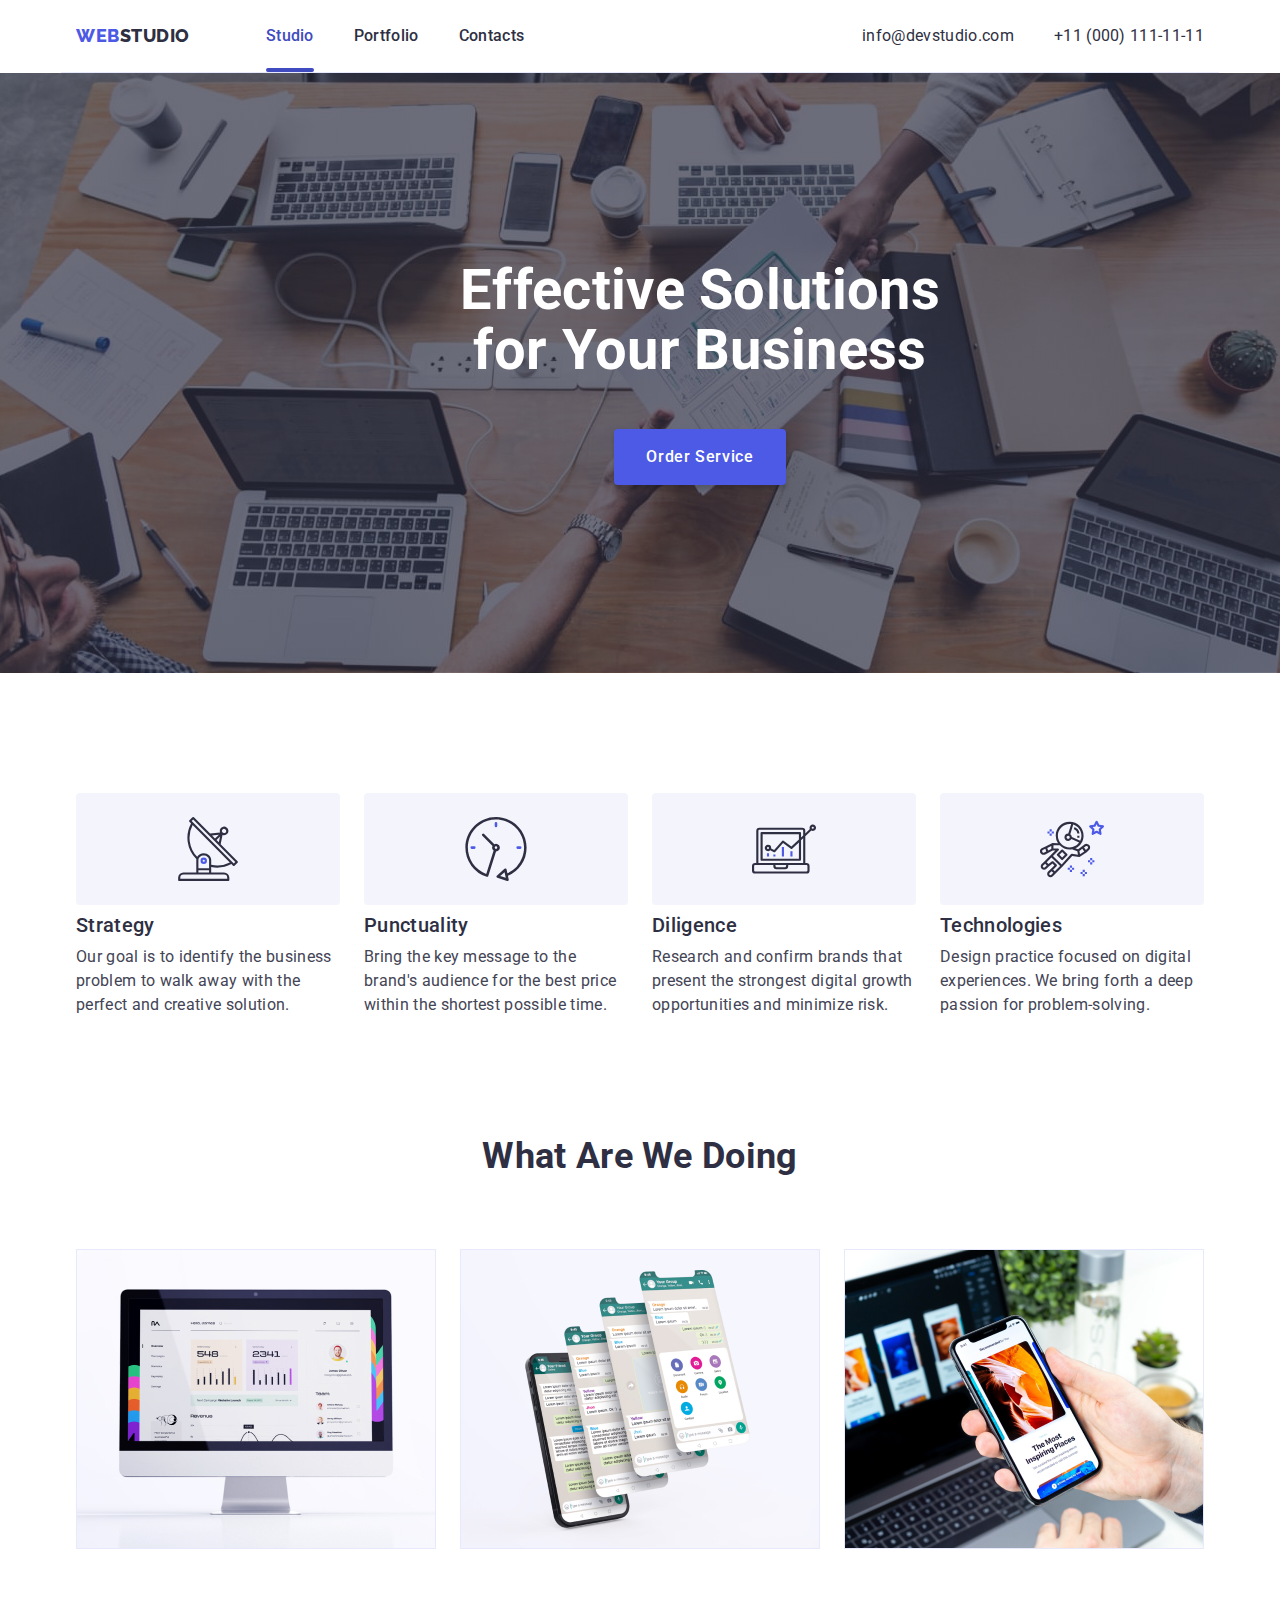
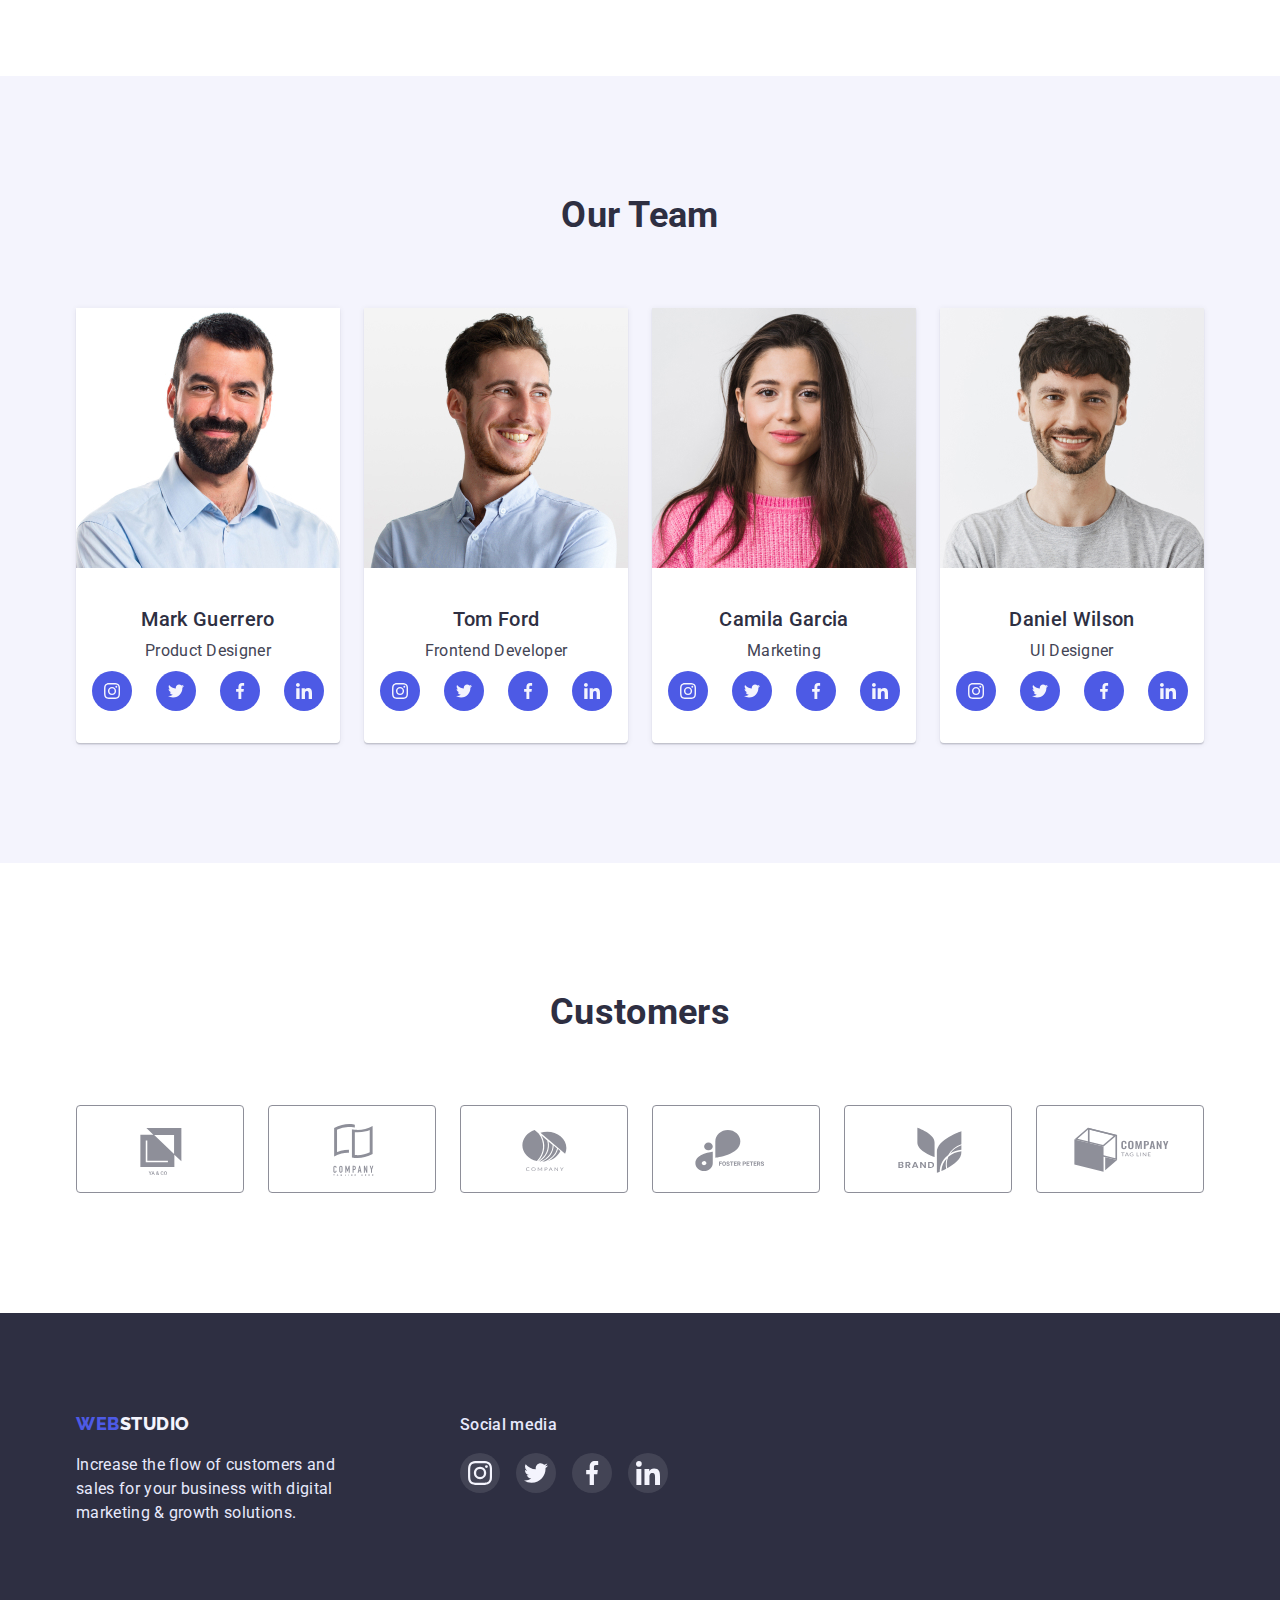
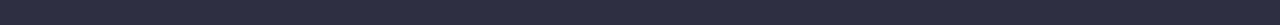
<file: index.html>
<!DOCTYPE html>
<html lang="en">
  <head>
    <meta charset="UTF-8" />
    <meta http-equiv="X-UA-Compatible" content="IE=edge" />
    <meta name="viewport" content="width=device-width, initial-scale=1.0" />
    <link
      rel="stylesheet"
      href="https://cdnjs.cloudflare.com/ajax/libs/modern-normalize/1.1.0/modern-normalize.min.css"
    />
    <link rel="preconnect" href="https://fonts.googleapis.com" />
    <link rel="preconnect" href="https://fonts.gstatic.com" crossorigin />
    <link
      href="https://fonts.googleapis.com/css2?family=Raleway:wght@800&family=Roboto:wght@400;500;700;900&display=swap"
      rel="stylesheet"
    />
    <link rel="stylesheet" href="./css/styles.css" />

    <title>Document</title>
  </head>
  <body>
    <!-- Header -->
    <header class="header">
      <div class="container flexible">
        <nav class="navigation">
          <a href="./index.html" class="logo"
            ><span class="accent">Web</span>Studio</a
          >
          <ul class="navigation-list list">
            <li class="list-item">
              <a href="./index.html" class="menu navs current">Studio</a>
            </li>
            <li class="list-item">
              <a href="./portfolio.html" class="menu navs">Portfolio</a>
            </li>
            <li class="list-item">
              <a href="" class="menu navs">Contacts</a>
            </li>
          </ul>
        </nav>
        <address class="contacts">
          <ul class="contacts-list list">
            <li class="list-item">
              <a href="mailto:info@devstudio.com" class="menu contact"
                >info@devstudio.com</a
              >
            </li>
            <li class="list-item">
              <a href="tel:+110001111111" class="menu contact"
                >+11 (000) 111-11-11</a
              >
            </li>
          </ul>
        </address>
      </div>
    </header>

    <main>
      <!-- Hero Section -->
      <section class="hero">
        <h1 class="hero-title">Effective Solutions for Your Business</h1>
        <button type="button" class="button button-hero" data-modal-open>
          Order Service
        </button>
      </section>
      <!--Advantages-->
      <section class="section advantages">
        <div class="container">
          <h2 class="visually-hidden">Advantages</h2>
          <ul class="advantages-list list">
            <li class="list-item">
              <div class="advantages-icon-container">
                <svg class="advantages-icon" width="64px" height="64px">
                  <use href="./images/icons.svg#icon-antenna"></use>
                </svg>
              </div>
              <h3 class="secondary-title">Strategy</h3>
              <p>
                Our goal is to identify the business problem to walk away with
                the perfect and creative solution.
              </p>
            </li>
            <li class="list-item">
              <div class="advantages-icon-container">
                <svg class="advantages-icon" width="64px" height="64px">
                  <use href="./images/icons.svg#icon-clock"></use>
                </svg>
              </div>
              <h3 class="secondary-title">Punctuality</h3>
              <p>
                Bring the key message to the brand's audience for the best price
                within the shortest possible time.
              </p>
            </li>
            <li class="list-item">
              <div class="advantages-icon-container">
                <svg class="advantages-icon" width="64px" height="64px">
                  <use href="./images/icons.svg#icon-diagram"></use>
                </svg>
              </div>
              <h3 class="secondary-title">Diligence</h3>
              <p>
                Research and confirm brands that present the strongest digital
                growth opportunities and minimize risk.
              </p>
            </li>
            <li class="list-item">
              <div class="advantages-icon-container">
                <svg class="advantages-icon" width="64px" height="64px">
                  <use href="./images/icons.svg#icon-astronaut"></use>
                </svg>
              </div>
              <h3 class="secondary-title">Technologies</h3>
              <p>
                Design practice focused on digital experiences. We bring forth a
                deep passion for problem-solving.
              </p>
            </li>
          </ul>
        </div>
      </section>
      <!--Products-->
      <section class="section products">
        <h2 class="main-title">What are we doing</h2>
        <div class="container">
          <ul class="products-list list">
            <li>
              <img
                src="./images/home/img1.jpg"
                alt="Monitor display"
                width="360"
              />
            </li>
            <li>
              <img
                src="./images/home/img2.jpg"
                alt="Several layers of smartphone screens with an open messenger"
                width="360"
              />
            </li>
            <li>
              <img
                src="./images/home/img3.jpg"
                alt="A hand holds a smartphone"
                width="360"
              />
            </li>
          </ul>
        </div>
      </section>
      <!--Team-->
      <section class="section team">
        <h2 class="main-title">Our Team</h2>
        <div class="container">
          <ul class="team-list list">
            <li class="team-list-card">
              <img
                src="./images/home/mark.jpg"
                alt="Mark Guerrero photo"
                width="264"
                height="260"
              />
              <div class="team-list-card-descr">
                <h3 class="secondary-title">Mark Guerrero</h3>
                <p>Product Designer</p>
                <ul class="list team-social-list">
                  <li class="team-social-item">
                    <a href="" class="team-icon-container">
                      <svg class="social-icon">
                        <use href="./images/icons.svg#icon-instagram"></use>
                      </svg>
                    </a>
                  </li>
                  <li class="team-social-item">
                    <a href="" class="team-icon-container">
                      <svg class="social-icon">
                        <use href="./images/icons.svg#icon-twitter"></use>
                      </svg>
                    </a>
                  </li>
                  <li class="team-social-item">
                    <a href="" class="team-icon-container">
                      <svg class="social-icon">
                        <use href="./images/icons.svg#icon-facebook"></use>
                      </svg>
                    </a>
                  </li>
                  <li class="team-social-item">
                    <a href="" class="team-icon-container">
                      <svg class="social-icon">
                        <use href="./images/icons.svg#icon-linkedin"></use>
                      </svg>
                    </a>
                  </li>
                </ul>
              </div>
            </li>
            <li class="team-list-card">
              <img
                src="./images/home/tom.jpg"
                alt="Tom Ford photo"
                width="264"
                height="260"
              />
              <div class="team-list-card-descr">
                <h3 class="secondary-title">Tom Ford</h3>
                <p>Frontend Developer</p>
                <ul class="list team-social-list">
                  <li class="team-social-item">
                    <a href="" class="team-icon-container">
                      <svg class="social-icon">
                        <use href="./images/icons.svg#icon-instagram"></use>
                      </svg>
                    </a>
                  </li>
                  <li class="team-social-item">
                    <a href="" class="team-icon-container">
                      <svg class="social-icon">
                        <use href="./images/icons.svg#icon-twitter"></use>
                      </svg>
                    </a>
                  </li>
                  <li class="team-social-item">
                    <a href="" class="team-icon-container">
                      <svg class="social-icon">
                        <use href="./images/icons.svg#icon-facebook"></use>
                      </svg>
                    </a>
                  </li>
                  <li class="team-social-item">
                    <a href="" class="team-icon-container">
                      <svg class="social-icon">
                        <use href="./images/icons.svg#icon-linkedin"></use>
                      </svg>
                    </a>
                  </li>
                </ul>
              </div>
            </li>
            <li class="team-list-card">
              <img
                src="./images/home/camila.jpg"
                alt="Camila Garcia photo"
                width="264"
                height="260"
              />
              <div class="team-list-card-descr">
                <h3 class="secondary-title">Camila Garcia</h3>
                <p>Marketing</p>
                <ul class="list team-social-list">
                  <li class="team-social-item">
                    <a href="" class="team-icon-container">
                      <svg class="social-icon">
                        <use href="./images/icons.svg#icon-instagram"></use>
                      </svg>
                    </a>
                  </li>
                  <li class="team-social-item">
                    <a href="" class="team-icon-container">
                      <svg class="social-icon">
                        <use href="./images/icons.svg#icon-twitter"></use>
                      </svg>
                    </a>
                  </li>
                  <li class="team-social-item">
                    <a href="" class="team-icon-container">
                      <svg class="social-icon">
                        <use href="./images/icons.svg#icon-facebook"></use>
                      </svg>
                    </a>
                  </li>
                  <li class="team-social-item">
                    <a href="" class="team-icon-container">
                      <svg class="social-icon">
                        <use href="./images/icons.svg#icon-linkedin"></use>
                      </svg>
                    </a>
                  </li>
                </ul>
              </div>
            </li>
            <li class="team-list-card">
              <img
                src="./images/home/daniel.jpg"
                alt="Daniel Wilson photo"
                width="264"
                height="260"
              />
              <div class="team-list-card-descr">
                <h3 class="secondary-title">Daniel Wilson</h3>
                <p>UI Designer</p>
                <ul class="list team-social-list">
                  <li class="team-social-item">
                    <a href="" class="team-icon-container">
                      <svg class="social-icon">
                        <use href="./images/icons.svg#icon-instagram"></use>
                      </svg>
                    </a>
                  </li>
                  <li class="team-social-item">
                    <a href="" class="team-icon-container">
                      <svg class="social-icon">
                        <use href="./images/icons.svg#icon-twitter"></use>
                      </svg>
                    </a>
                  </li>
                  <li class="team-social-item">
                    <a href="" class="team-icon-container">
                      <svg class="social-icon">
                        <use href="./images/icons.svg#icon-facebook"></use>
                      </svg>
                    </a>
                  </li>
                  <li class="team-social-item">
                    <a href="" class="team-icon-container">
                      <svg class="social-icon">
                        <use href="./images/icons.svg#icon-linkedin"></use>
                      </svg>
                    </a>
                  </li>
                </ul>
              </div>
            </li>
          </ul>
        </div>
      </section>
      <!-- Customers -->
      <section class="section customers">
        <div class="container">
          <h2 class="main-title">Customers</h2>
          <ul class="list customers-list">
            <li class="customers-list-item">
              <a href="" class="customers-icon-container">
                <svg class="customers-icon">
                  <use href="./images/icons.svg#icon-logo1"></use>
                </svg>
              </a>
            </li>
            <li class="customers-list-item">
              <a href="" class="customers-icon-container">
                <svg class="customers-icon">
                  <use href="./images/icons.svg#icon-logo2"></use>
                </svg>
              </a>
            </li>
            <li class="customers-list-item">
              <a href="" class="customers-icon-container">
                <svg class="customers-icon">
                  <use href="./images/icons.svg#icon-logo3"></use>
                </svg>
              </a>
            </li>
            <li class="customers-list-item">
              <a href="" class="customers-icon-container">
                <svg class="customers-icon">
                  <use href="./images/icons.svg#icon-logo4"></use>
                </svg>
              </a>
            </li>
            <li class="customers-list-item">
              <a href="" class="customers-icon-container">
                <svg class="customers-icon">
                  <use href="./images/icons.svg#icon-logo5"></use>
                </svg>
              </a>
            </li>
            <li class="customers-list-item">
              <a href="" class="customers-icon-container">
                <svg class="customers-icon">
                  <use href="./images/icons.svg#icon-logo6"></use>
                </svg>
              </a>
            </li>
          </ul>
        </div>
      </section>
    </main>
    <footer class="bottom">
      <div class="container flexible">
        <div class="bottom-descr">
          <a href="./index.html" class="logo"
            ><span class="accent">Web</span>Studio</a
          >
          <p>
            Increase the flow of customers and sales for your business with
            digital marketing & growth solutions.
          </p>
        </div>
        <div class="bottom-social">
          <p>Social media</p>
          <ul class="list bottom-social-list">
            <li class="bottom-social-list-item">
              <a href="" class="bottom-icon-container">
                <svg class="social-icon">
                  <use href="images/icons.svg#icon-instagram"></use>
                </svg>
              </a>
            </li>
            <li class="bottom-social-list-item">
              <a href="" class="bottom-icon-container">
                <svg class="social-icon">
                  <use href="images/icons.svg#icon-twitter"></use>
                </svg>
              </a>
            </li>
            <li class="bottom-social-list-item">
              <a href="" class="bottom-icon-container">
                <svg class="social-icon">
                  <use href="images/icons.svg#icon-facebook"></use>
                </svg>
              </a>
            </li>
            <li class="bottom-social-list-item">
              <a href="" class="bottom-icon-container">
                <svg class="social-icon">
                  <use href="images/icons.svg#icon-linkedin"></use>
                </svg>
              </a>
            </li>
          </ul>
        </div>
      </div>
    </footer>
    <div class="backdrop is-hidden" data-modal>
      <div class="modal">
        <button class="button close-button" data-modal-close>
          <svg class="close-icon" width="8px" height="8px">
            <use href="./images/icons.svg#icon-close-black"></use>
          </svg>
        </button>
      </div>
    </div>
    <script src="./js/modal.js"></script>
  </body>
</html>
</file>
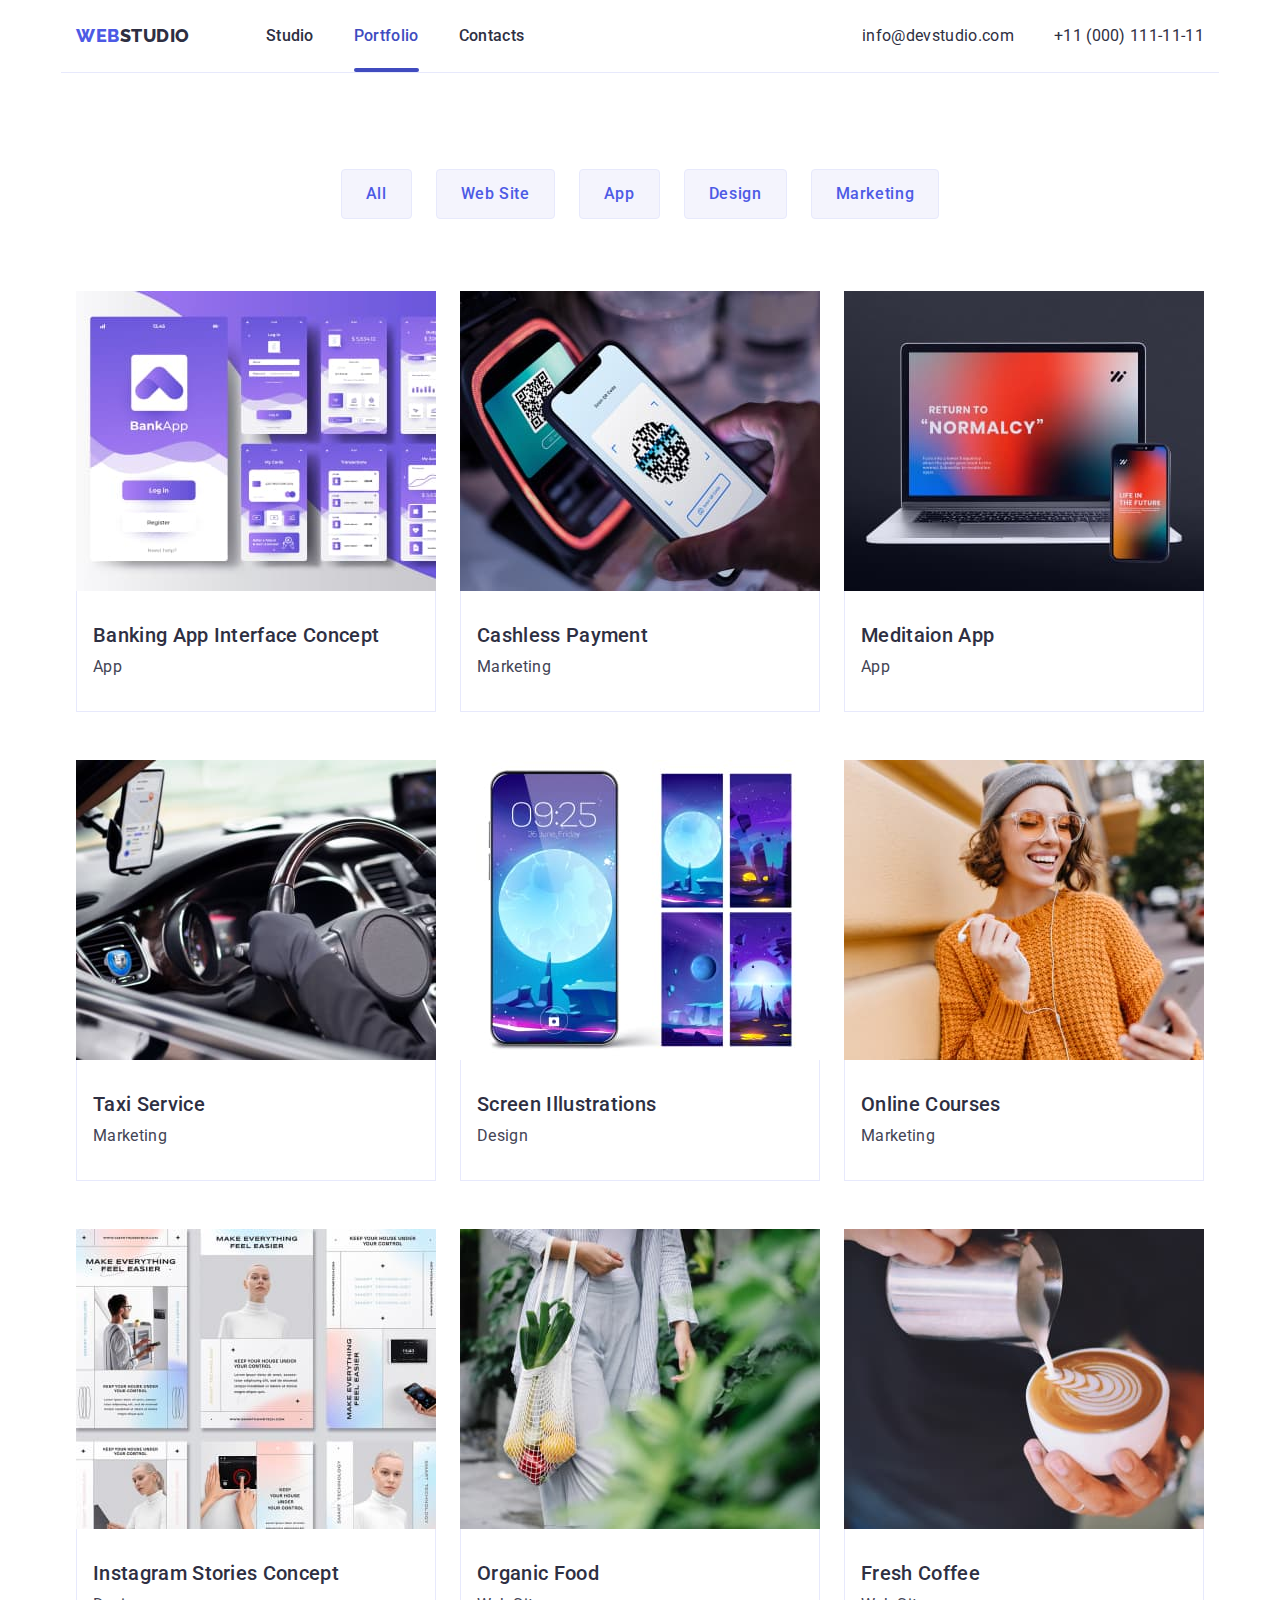
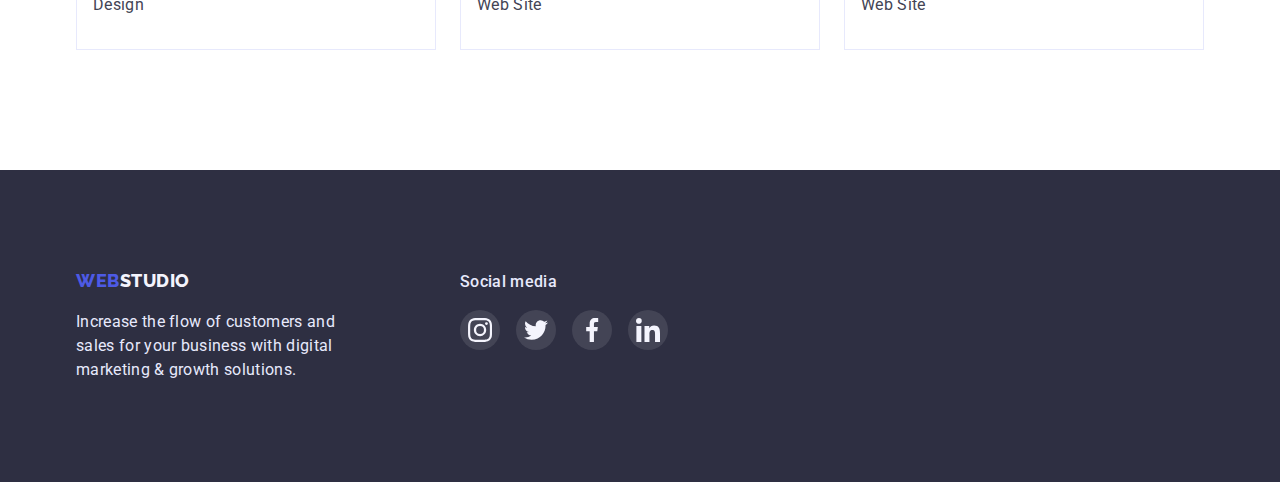
<file: portfolio.html>
<!DOCTYPE html>
<html lang="en">
  <head>
    <meta charset="UTF-8" />
    <meta http-equiv="X-UA-Compatible" content="IE=edge" />
    <meta name="viewport" content="width=device-width, initial-scale=1.0" />
    <link
      rel="stylesheet"
      href="https://cdnjs.cloudflare.com/ajax/libs/modern-normalize/1.1.0/modern-normalize.min.css"
    />
    <link rel="stylesheet" href="./css/styles.css" />
    <link rel="preconnect" href="https://fonts.googleapis.com" />
    <link rel="preconnect" href="https://fonts.gstatic.com" crossorigin />
    <link
      href="https://fonts.googleapis.com/css2?family=Raleway:wght@800&family=Roboto:wght@400;500;700;900&display=swap"
      rel="stylesheet"
    />
    <link rel="stylesheet" href="./css/styles.css" />
    <title>Document</title>
  </head>
  <body>
    <!-- Header -->
    <header class="header">
      <div class="container flexible">
        <nav class="navigation">
          <a href="./index.html" class="logo"
            ><span class="accent">Web</span>Studio</a
          >
          <ul class="navigation-list list">
            <li class="list-item">
              <a href="./index.html" class="menu navs">Studio</a>
            </li>
            <li class="list-item">
              <a href="./portfolio.html" class="menu navs current">Portfolio</a>
            </li>
            <li class="list-item">
              <a href="" class="menu navs">Contacts</a>
            </li>
          </ul>
        </nav>
        <address class="contacts">
          <ul class="contacts-list list">
            <li class="list-item">
              <a href="mailto:info@devstudio.com" class="menu contact"
                >info@devstudio.com</a
              >
            </li>
            <li class="list-item">
              <a href="tel:+110001111111" class="menu contact"
                >+11 (000) 111-11-11</a
              >
            </li>
          </ul>
        </address>
      </div>
    </header>

    <main>
      <!--Gallery-->
      <section class="section gallery">
        <div class="container">
          <h1 class="visually-hidden">Portfolio</h1>
          <!--Buttons -->
          <ul class="list portfolio-btns">
            <li><button type="button" class="button">All</button></li>
            <li>
              <button type="button" class="button">Web Site</button>
            </li>
            <li><button type="button" class="button">App</button></li>
            <li><button type="button" class="button">Design</button></li>
            <li>
              <button type="button" class="button">Marketing</button>
            </li>
          </ul>
          <!--Portfolio-->
          <ul class="portfolio list">
            <li class="portfolio-item">
              <a href="" class="portfolio-card">
                <div class="product-thumb">
                  <img
                    src="./images/portfolio/banking.jpg"
                    alt="bancking application interfface"
                    width="360"
                  />
                  <div class="product-overlay">
                    <p>
                      14 Stylish and User-Friendly App Design Concepts · Task
                      Manager App · Calorie Tracker App · Exotic Fruit Ecommerce
                      App · Cloud Storage App
                    </p>
                  </div>
                </div>
                <div class="portfolio-card-descr">
                  <h2 class="secondary-title">Banking App Interface Concept</h2>
                  <p>App</p>
                </div>
              </a>
            </li>
            <li class="portfolio-item">
              <a href="" class="portfolio-card">
                <div class="product-thumb">
                  <img
                    src="./images/portfolio/cashless.jpg"
                    alt="smartphone scans qr code"
                    width="360"
                  />
                  <div class="product-overlay">
                    <p>
                      14 Stylish and User-Friendly App Design Concepts · Task
                      Manager App · Calorie Tracker App · Exotic Fruit Ecommerce
                      App · Cloud Storage App
                    </p>
                  </div>
                </div>
                <div class="portfolio-card-descr">
                  <h2 class="secondary-title">Cashless Payment</h2>
                  <p>Marketing</p>
                </div>
              </a>
            </li>
            <li class="portfolio-item">
              <a href="" class="portfolio-card">
                <div class="product-thumb">
                  <img
                    src="./images/portfolio/meditation.jpg"
                    alt="meditation application interface on screen"
                    width="360"
                  />
                  <div class="product-overlay">
                    <p>
                      14 Stylish and User-Friendly App Design Concepts · Task
                      Manager App · Calorie Tracker App · Exotic Fruit Ecommerce
                      App · Cloud Storage App
                    </p>
                  </div>
                </div>
                <div class="portfolio-card-descr">
                  <h2 class="secondary-title">Meditaion App</h2>
                  <p>App</p>
                </div>
              </a>
            </li>
            <li class="portfolio-item">
              <a href="" class="portfolio-card">
                <div class="product-thumb">
                  <img
                    src="./images/portfolio/taxi.jpg"
                    alt="hand on the driver's wheel"
                    width="360"
                  />
                  <div class="product-overlay">
                    <p>
                      14 Stylish and User-Friendly App Design Concepts · Task
                      Manager App · Calorie Tracker App · Exotic Fruit Ecommerce
                      App · Cloud Storage App
                    </p>
                  </div>
                </div>
                <div class="portfolio-card-descr">
                  <h2 class="secondary-title">Taxi Service</h2>
                  <p>Marketing</p>
                </div>
              </a>
            </li>
            <li class="portfolio-item">
              <a href="" class="portfolio-card">
                <div class="product-thumb">
                  <img
                    src="./images/portfolio/screen.jpg"
                    alt="smartphone wallpaper"
                    width="360"
                  />
                  <div class="product-overlay">
                    <p>
                      14 Stylish and User-Friendly App Design Concepts · Task
                      Manager App · Calorie Tracker App · Exotic Fruit Ecommerce
                      App · Cloud Storage App
                    </p>
                  </div>
                </div>
                <div class="portfolio-card-descr">
                  <h2 class="secondary-title">Screen Illustrations</h2>
                  <p>Design</p>
                </div>
              </a>
            </li>
            <li class="portfolio-item">
              <a href="" class="portfolio-card">
                <div class="product-thumb">
                  <img
                    src="./images/portfolio/courses.jpg"
                    alt="a woman in a yellow sweater is smiling"
                    width="360"
                  />
                  <div class="product-overlay">
                    <p>
                      14 Stylish and User-Friendly App Design Concepts · Task
                      Manager App · Calorie Tracker App · Exotic Fruit Ecommerce
                      App · Cloud Storage App
                    </p>
                  </div>
                </div>
                <div class="portfolio-card-descr">
                  <h2 class="secondary-title">Online Courses</h2>
                  <p>Marketing</p>
                </div>
              </a>
            </li>
            <li class="portfolio-item">
              <a href="" class="portfolio-card">
                <div class="product-thumb">
                  <img
                    src="./images/portfolio/instagram.jpg"
                    alt="instagram stories carousel "
                    width="360"
                  />
                  <div class="product-overlay">
                    <p>
                      14 Stylish and User-Friendly App Design Concepts · Task
                      Manager App · Calorie Tracker App · Exotic Fruit Ecommerce
                      App · Cloud Storage App
                    </p>
                  </div>
                </div>
                <div class="portfolio-card-descr">
                  <h2 class="secondary-title">Instagram Stories Concept</h2>
                  <p>Design</p>
                </div>
              </a>
            </li>
            <li class="portfolio-item">
              <a href="" class="portfolio-card">
                <div class="product-thumb">
                  <img
                    src="./images/portfolio/organic.jpg"
                    alt="mesh bag with fruits and vegetables"
                    width="360"
                  />
                  <div class="product-overlay">
                    <p>
                      14 Stylish and User-Friendly App Design Concepts · Task
                      Manager App · Calorie Tracker App · Exotic Fruit Ecommerce
                      App · Cloud Storage App
                    </p>
                  </div>
                </div>
                <div class="portfolio-card-descr">
                  <h2 class="secondary-title">Organic Food</h2>
                  <p>Web Site</p>
                </div>
              </a>
            </li>
            <li class="portfolio-item">
              <a href="" class="portfolio-card">
                <div class="product-thumb">
                  <img
                    src="./images/portfolio/coffee.jpg"
                    alt="barista prepares a cup of coffee"
                    width="360"
                  />
                  <div class="product-overlay">
                    <p>
                      14 Stylish and User-Friendly App Design Concepts · Task
                      Manager App · Calorie Tracker App · Exotic Fruit Ecommerce
                      App · Cloud Storage App
                    </p>
                  </div>
                </div>
                <div class="portfolio-card-descr">
                  <h2 class="secondary-title">Fresh Coffee</h2>
                  <p>Web Site</p>
                </div>
              </a>
            </li>
          </ul>
        </div>
      </section>
    </main>
    <footer class="bottom">
      <div class="container flexible">
        <div class="bottom-descr">
          <a href="./index.html" class="logo"
            ><span class="accent">Web</span>Studio</a
          >
          <p>
            Increase the flow of customers and sales for your business with
            digital marketing & growth solutions.
          </p>
        </div>
        <div class="bottom-social">
          <p>Social media</p>
          <ul class="list bottom-social-list">
            <li class="bottom-social-list-item">
              <a href="" class="bottom-icon-container">
                <svg class="social-icon">
                  <use href="images/icons.svg#icon-instagram"></use>
                </svg>
              </a>
            </li>
            <li class="bottom-social-list-item">
              <a href="" class="bottom-icon-container">
                <svg class="social-icon">
                  <use href="images/icons.svg#icon-twitter"></use>
                </svg>
              </a>
            </li>
            <li class="bottom-social-list-item">
              <a href="" class="bottom-icon-container">
                <svg class="social-icon">
                  <use href="images/icons.svg#icon-facebook"></use>
                </svg>
              </a>
            </li>
            <li class="bottom-social-list-item">
              <a href="" class="bottom-icon-container">
                <svg class="social-icon">
                  <use href="images/icons.svg#icon-linkedin"></use>
                </svg>
              </a>
            </li>
          </ul>
        </div>
      </div>
    </footer>
  </body>
</html>
</file>
<file: css/styles.css>
:root {
  --text-main-color: #434455;
  --text-secondary-color: #2e2f42;
  --accent-main-color: #4d5ae5;
  --accent-secondary-color: #404bbf;
  --background-main-color: #ffffff;
  --background-secondary-color: #f4f4fd;
  --footer-text-color: #e7e9fc;
  --card-shadow: 0px 1px 6px rgba(46, 47, 66, 0.08),
    0px 1px 1px rgba(46, 47, 66, 0.16), 0px 2px 1px rgba(46, 47, 66, 0.08);
  --card-border-radius: 0px 0px 4px 4px;
}

body {
  font-family: "Roboto", sans-serif;
  line-height: 1.5;
  letter-spacing: 0.02em;

  background-color: var(--background-main-color);
  color: var(--text-main-color);
}

h1,
h2,
h3,
p {
  margin: 0;
}

ol,
ul {
  margin: 0;
  padding-left: 0;
}

.list {
  list-style: none;
}

.section {
  padding-top: 120px;
  padding-bottom: 120px;
}

.container {
  padding-left: 15px;
  padding-right: 15px;
  width: 1158px;
  margin-right: auto;
  margin-left: auto;
}
.flexible {
  display: flex;
}

.secondary-title {
  font-size: 20px;
  line-height: 1.2;
  font-weight: 500;
  margin-bottom: 8px;

  color: var(--text-secondary-color);
}

.main-title {
  font-size: 36px;
  font-weight: 700;
  line-height: 1.11;
  text-align: center;
  text-transform: capitalize;
  margin-bottom: 72px;

  color: var(--text-secondary-color);
}

.visually-hidden {
  position: absolute;
  width: 1px;
  height: 1px;
  margin: -1px;
  border: 0;
  padding: 0;
  white-space: nowrap;
  clip-path: inset(100%);
  clip: rect(0 0 0 0);
  overflow: hidden;
}

/*----------------------------------------LOGO-----------------------------------------*/

.logo {
  font-family: "Raleway";
  font-weight: 800;
  font-size: 18px;
  line-height: 1.33;
  letter-spacing: 0.03em;

  text-decoration: none;
  text-transform: uppercase;
}
.navigation .logo {
  margin-right: 76px;
  color: var(--text-secondary-color);
}
.bottom .logo {
  color: var(--background-secondary-color);
  line-height: 1.17;
}
.accent {
  color: var(--accent-main-color);
}

/*----------------------------------------BUTTONS-----------------------------------------*/

.button {
  cursor: pointer;
  font-weight: 500;
  font-size: 16px;
  line-height: 1.5;
  letter-spacing: 0.04em;

  background-color: var(--accent-main-color);
  color: var(--background-main-color);

  transition: background-color 250ms cubic-bezier(0.4, 0, 0.2, 1);
}

.button:hover,
.button:focus {
  background-color: var(--accent-secondary-color);
}

/*----------------------------------------HEADER-----------------------------------------*/

.header .container {
  border-bottom: 1px solid var(--footer-text-color);
}

.navigation {
  display: flex;
  align-items: center;
}

.navigation-list,
.contacts-list {
  display: flex;
}

.contacts {
  margin-left: auto;
}

.menu {
  display: block;
  color: var(--text-secondary-color);
  text-decoration: none;
  padding: 24px 0px;
}
.menu.navs {
  font-weight: 500;
  position: relative;

  transition: color 250ms cubic-bezier(0.4, 0, 0.2, 1);
}
.current {
  color: var(--accent-secondary-color);
}
.current::after {
  content: "";
  position: absolute;
  left: 0;
  bottom: 0;

  width: 100%;
  height: 4px;

  background-color: var(--accent-secondary-color);
  border-radius: 4px;
}
.header .list-item:not(:last-child) {
  margin-right: 40px;
}
.menu.contact {
  font-style: normal;
  transition: color 250ms cubic-bezier(0.4, 0, 0.2, 1);
}

.menu.navs:hover,
.menu.navs:focus,
.menu.contact:hover,
.menu.contact:focus {
  color: var(--accent-main-color);
}

.menu.navs:active,
.menu.contact.menu.navs:active {
  color: var(--accent-secondary-color);
}

/*----------------------------------------MAIN-----------------------------------------*/

/*HERO*/

.hero {
  padding-top: 188px;
  padding-bottom: 188px;
  margin-left: auto;
  margin-right: auto;
  text-align: center;
  background-image: linear-gradient(
      rgba(46, 47, 66, 0.7),
      rgba(46, 47, 66, 0.7)
    ),
    url("../images/bg/hero-bg.jpg");
  background-repeat: no-repeat;
  background-position: center;
  background-size: cover;
  width: 1400px;
}

.hero-title {
  width: 496px;
  margin: 0 auto 48px;

  font-weight: 700;
  font-size: 56px;
  line-height: 1.07;

  color: var(--background-main-color);
}

.button-hero {
  padding: 16px 32px;
  box-shadow: 0px 4px 4px rgba(0, 0, 0, 0.15);
  border-radius: 4px;
  border: var(--accent-main-color);
}

/*ADVANTAGES*/

.advantages-list {
  display: flex;
  gap: 24px;
}
.advantages-list .list-item {
  width: calc((100% - 72px) / 4);
}
.advantages-icon-container {
  display: flex;
  justify-content: center;
  align-items: center;

  height: 112px;
  margin-bottom: 8px;

  border-radius: 4px;

  background-color: var(--background-secondary-color);
}

/*PRODUCTS*/
.products {
  padding-top: 0;
}
.products-list {
  gap: 24px;
  display: flex;
  flex-basis: 24px;
  justify-content: center;
}

/*TEAM*/

.team {
  background-color: var(--background-secondary-color);
}

.team-list {
  display: flex;
  gap: 24px;

  text-align: center;
}
.team-list-card {
  background-color: var(--background-main-color);
  box-shadow: var(--card-shadow);
  border-radius: var(--card-border-radius);
}
.team-list-card-descr {
  padding-top: 32px;
  padding-bottom: 32px;
}
.team-list-card-descr p {
  margin-bottom: 8px;
}
.team-social-list {
  display: flex;
  justify-content: center;
  gap: 24px;
}
.team-social-item {
  width: 40px;
  height: 40px;
}
.team-icon-container {
  display: flex;
  justify-content: center;
  align-items: center;

  width: 100%;
  height: 100%;
  background-color: var(--accent-main-color);
  border-radius: 50%;

  transition: background-color 250ms cubic-bezier(0.4, 0, 0.2, 1);
}
.team-icon-container:hover,
.team-icon-container:focus {
  background-color: var(--accent-secondary-color);
}

.social-icon {
  width: 16px;
  height: 16px;
}

/* CUSTOMERS */
.customers {
  padding-top: 130px;
}

.customers-list {
  display: flex;
  justify-content: space-between;
}
.customers-list-item {
  width: calc((100% - 120px) / 6);
}
.customers-icon-container {
  display: flex;
  justify-content: center;
  align-items: center;

  height: 88px;

  border: 1px solid;
  border-radius: 4px;
  border-color: #8e8f99;

  transition: border-color 250ms cubic-bezier(0.4, 0, 0.2, 1);
}
.customers-icon {
  width: 104px;
  height: 56px;
  fill: #8e8f99;
  transition: fill 250ms cubic-bezier(0.4, 0, 0.2, 1);
}
.customers-icon-container:hover,
.customers-icon-container:focus {
  border-color: var(--accent-secondary-color);
}

.customers-icon-container:hover .customers-icon,
.customers-icon-container:focus .customers-icon {
  fill: var(--accent-main-color);
}
/*PORTFOLIO*/

.gallery {
  padding-top: 96px;
}

.portfolio-btns {
  display: flex;
  justify-content: center;
  gap: 24px;
  margin-bottom: 72px;
}

.portfolio-btns .button {
  padding-top: 12px;
  padding-bottom: 12px;
  padding-left: 24px;
  padding-right: 24px;

  background-color: var(--background-secondary-color);
  color: var(--accent-main-color);

  border: 1px solid var(--footer-text-color);
  border-radius: 4px;

  transition: background-color 250ms cubic-bezier(0.4, 0, 0.2, 1),
    border-color 250ms cubic-bezier(0.4, 0, 0.2, 1),
    box-shadow 250ms cubic-bezier(0.4, 0, 0.2, 1),
    color 250ms cubic-bezier(0.4, 0, 0.2, 1);
}

.portfolio-btns .button:hover,
.portfolio-btns .button:focus {
  color: var(--background-main-color);
  background-color: var(--accent-secondary-color);
  border-color: var(--accent-secondary-color);
  box-shadow: 0px 3px 1px rgba(0, 0, 0, 0.1), 0px 2px 1px rgba(0, 0, 0, 0.08),
    0px 2px 2px rgba(0, 0, 0, 0.12);
}

.portfolio {
  display: flex;
  flex-wrap: wrap;
  column-gap: 24px;
  row-gap: 48px;
}

.portfolio-card {
  display: block;
  text-decoration: none;
  color: var(--text-main-color);

  transition: box-shadow 250ms cubic-bezier(0.4, 0, 0.2, 1);
}
.portfolio-card img {
  display: block;
}
.portfolio-card-descr {
  padding-top: 32px;
  padding-bottom: 32px;
  padding-left: 16px;
  border-bottom: 1px solid var(--footer-text-color);
  border-left: 1px solid var(--footer-text-color);
  border-right: 1px solid var(--footer-text-color);
}

.portfolio-card:hover,
.portfolio-card:focus {
  box-shadow: 0px 1px 6px rgba(46, 47, 66, 0.08),
    0px 1px 1px rgba(46, 47, 66, 0.16), 0px 2px 1px rgba(46, 47, 66, 0.08);
}

.product-thumb {
  position: relative;
  overflow: hidden;
}
.product-overlay {
  position: absolute;
  width: 100%;
  height: 100%;
  transform: translateY(100%);
  top: 0%;
  left: 0%;

  padding-top: 40px;
  padding-left: 32px;
  padding-right: 32px;
  color: #fff;
  background-color: var(--accent-main-color);

  opacity: 0;
  transition: transform 250ms cubic-bezier(0.4, 0, 0.2, 1),
    opacity 250ms cubic-bezier(0.4, 0, 0.2, 1);
}
.portfolio-card:hover .product-overlay,
.portfolio-card:focus .product-overlay {
  opacity: 1;
  transform: translateY(0%);
}
/*----------------------------------------FOOTER-----------------------------------------*/

.bottom {
  padding-top: 100px;
  padding-bottom: 100px;

  background-color: var(--text-secondary-color);
  color: var(--footer-text-color);
}

.bottom-descr {
  display: inline-block;
  margin-right: 120px;
  width: 264px;
}

.bottom-descr p,
.bottom-social-list {
  margin-top: 16px;
}

.bottom-social-list {
  display: flex;
  gap: 16px;
}
.bottom-social-list-item {
  width: 40px;
  height: 40px;
}
.bottom-social p {
  font-weight: 500;
}
.bottom-icon-container {
  display: flex;
  justify-content: center;
  align-items: center;

  width: 100%;
  height: 100%;
  background-color: rgba(255, 255, 255, 0.1);
  border-radius: 50%;

  transition: background-color 250ms cubic-bezier(0.4, 0, 0.2, 1);
}
.bottom-icon-container:hover,
.bottom-icon-container:focus {
  background-color: #31d0aa;
}
.bottom .social-icon {
  width: 24px;
  height: 24px;
}

/*----------------------------------------MODAL-----------------------------------------*/

.backdrop {
  position: fixed;
  top: 0;
  left: 0;
  width: 100%;
  height: 100%;
  background-color: rgba(46, 47, 66, 0.4);

  opacity: 1;
  transition: transform 250ms cubic-bezier(0.4, 0, 0.2, 1),
    opacity 250ms cubic-bezier(0.4, 0, 0.2, 1);
}
.backdrop.is-hidden {
  opacity: 0;
  transform: scale(1.1);
  pointer-events: none;
}
.modal {
  position: absolute;
  top: 50%;
  left: 50%;
  transform: translate(-50%, -50%) scale(1);

  width: 408px;
  height: 576px;

  background-color: #fff;

  box-shadow: 0px 1px 1px rgba(0, 0, 0, 0.14), 0px 1px 3px rgba(0, 0, 0, 0.12),
    0px 2px 1px rgba(0, 0, 0, 0.2);
  border-radius: 4px;
}
.backdrop .modal {
  transform: translate(-50%, -50%) scale(1.1);
}
.close-button {
  position: absolute;
  top: 24px;
  right: 24px;

  display: flex;
  justify-content: center;
  align-items: center;

  width: 24px;
  height: 24px;

  background-color: var(--footer-text-color);
  border: 1px solid rgba(0, 0, 0, 0.1);
  border-radius: 50%;
  color: var(--text-secondary-color);
}
.close-icon {
  fill: currentColor;
}

.close-button:hover,
.close-button:focus {
  color: var(--background-main-color);
  background-color: var(--accent-secondary-color);
}
</file>
